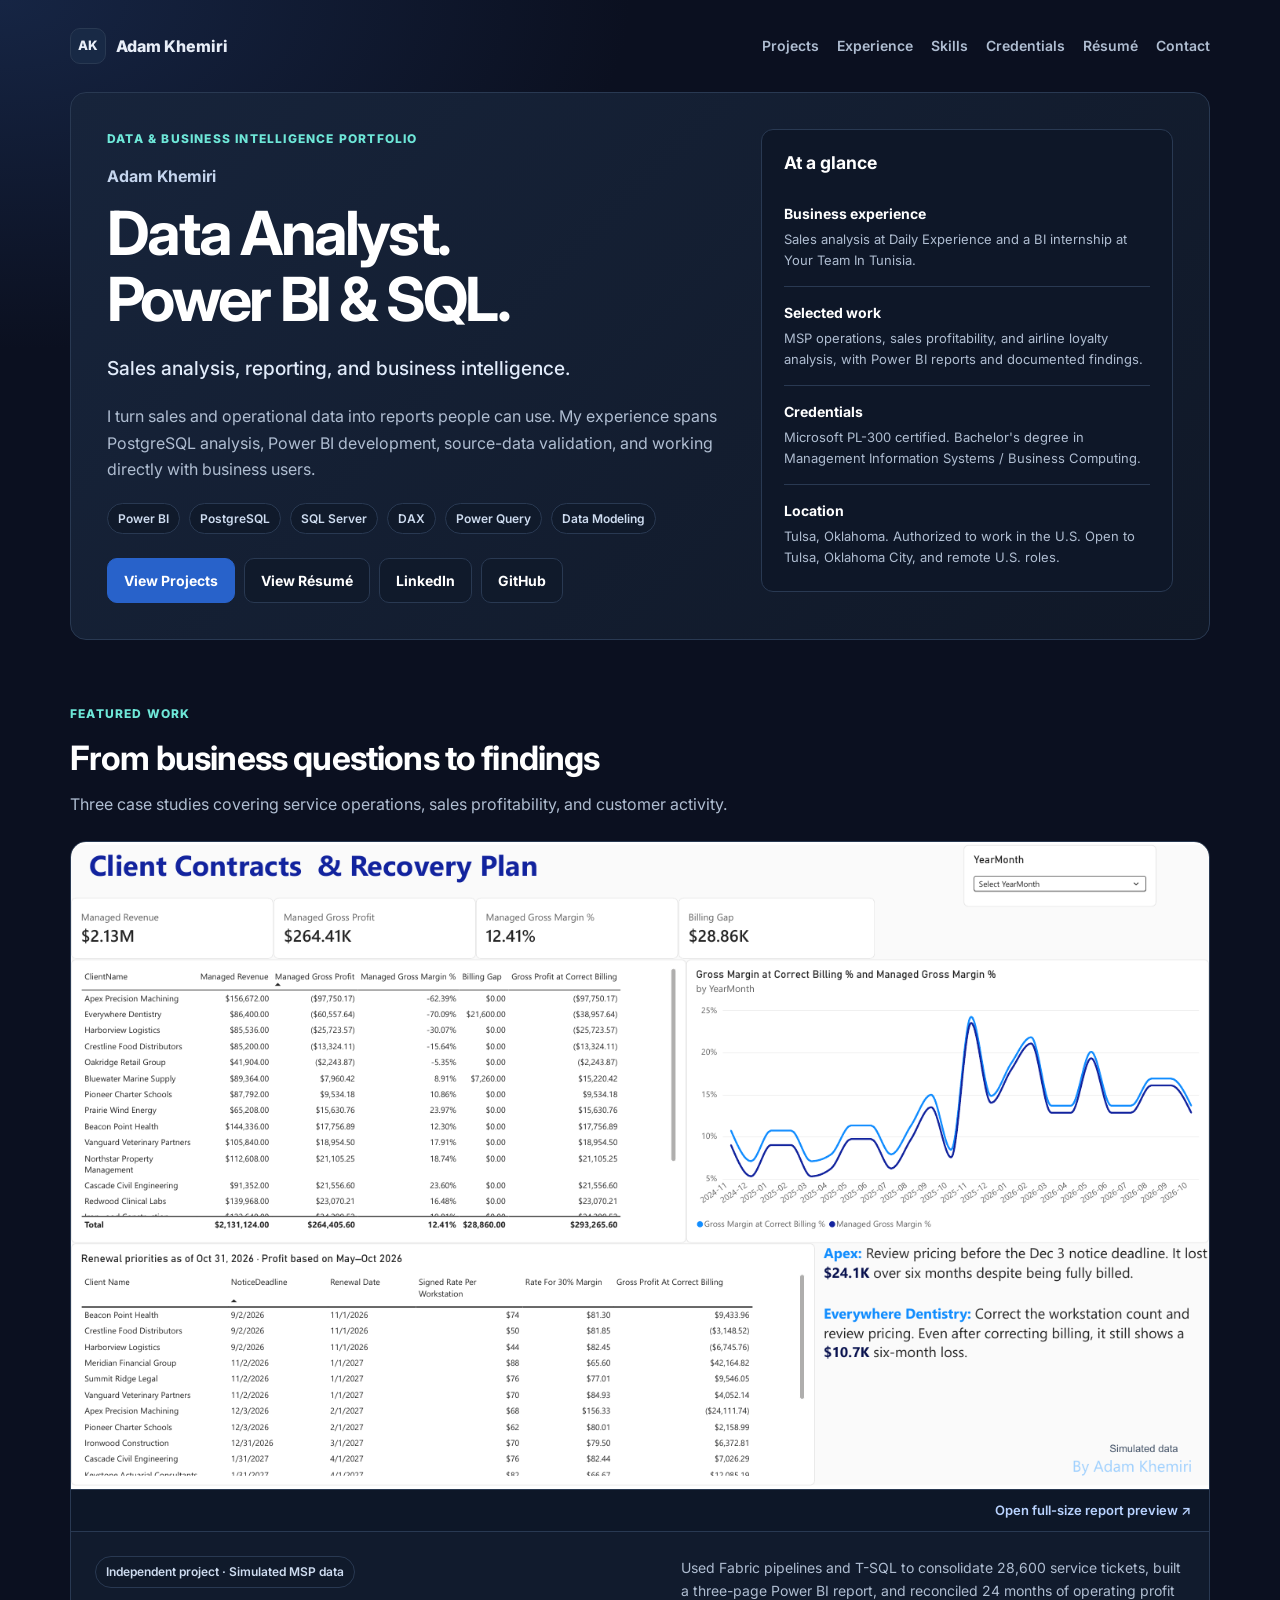
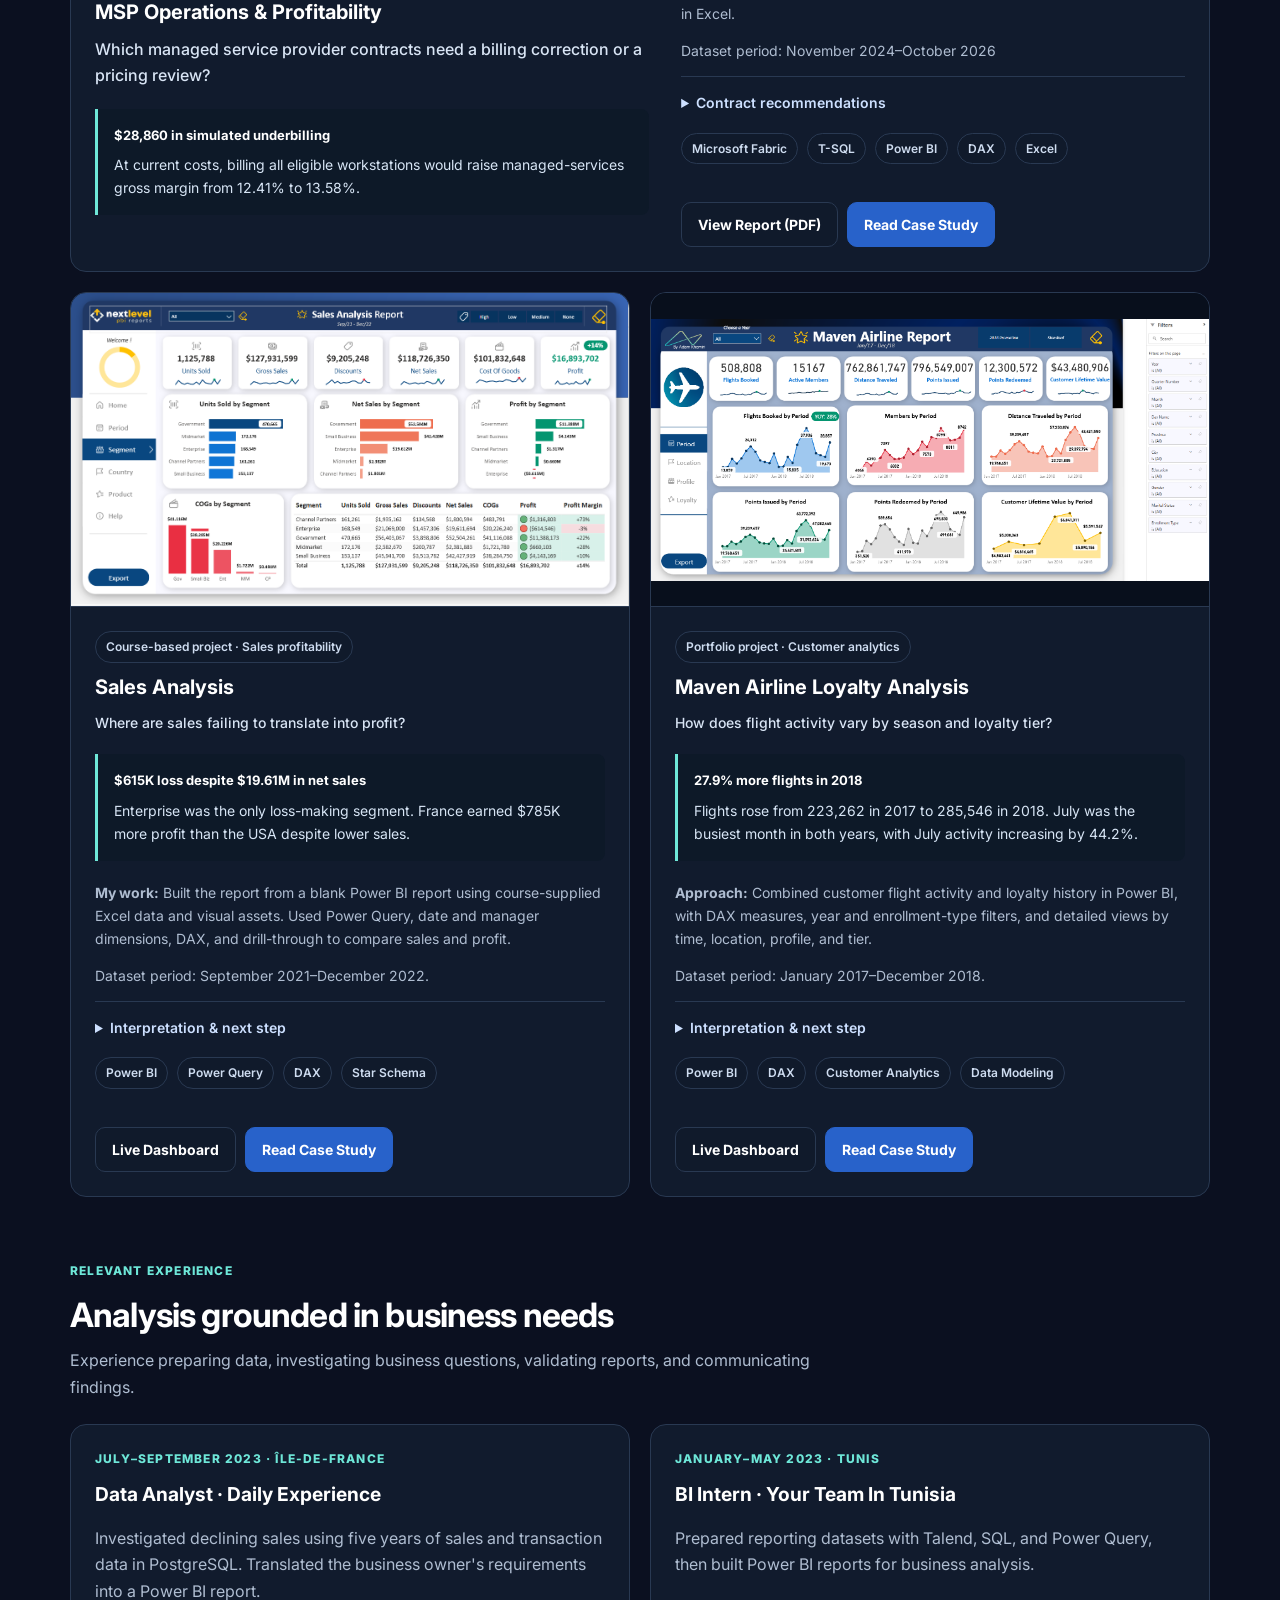
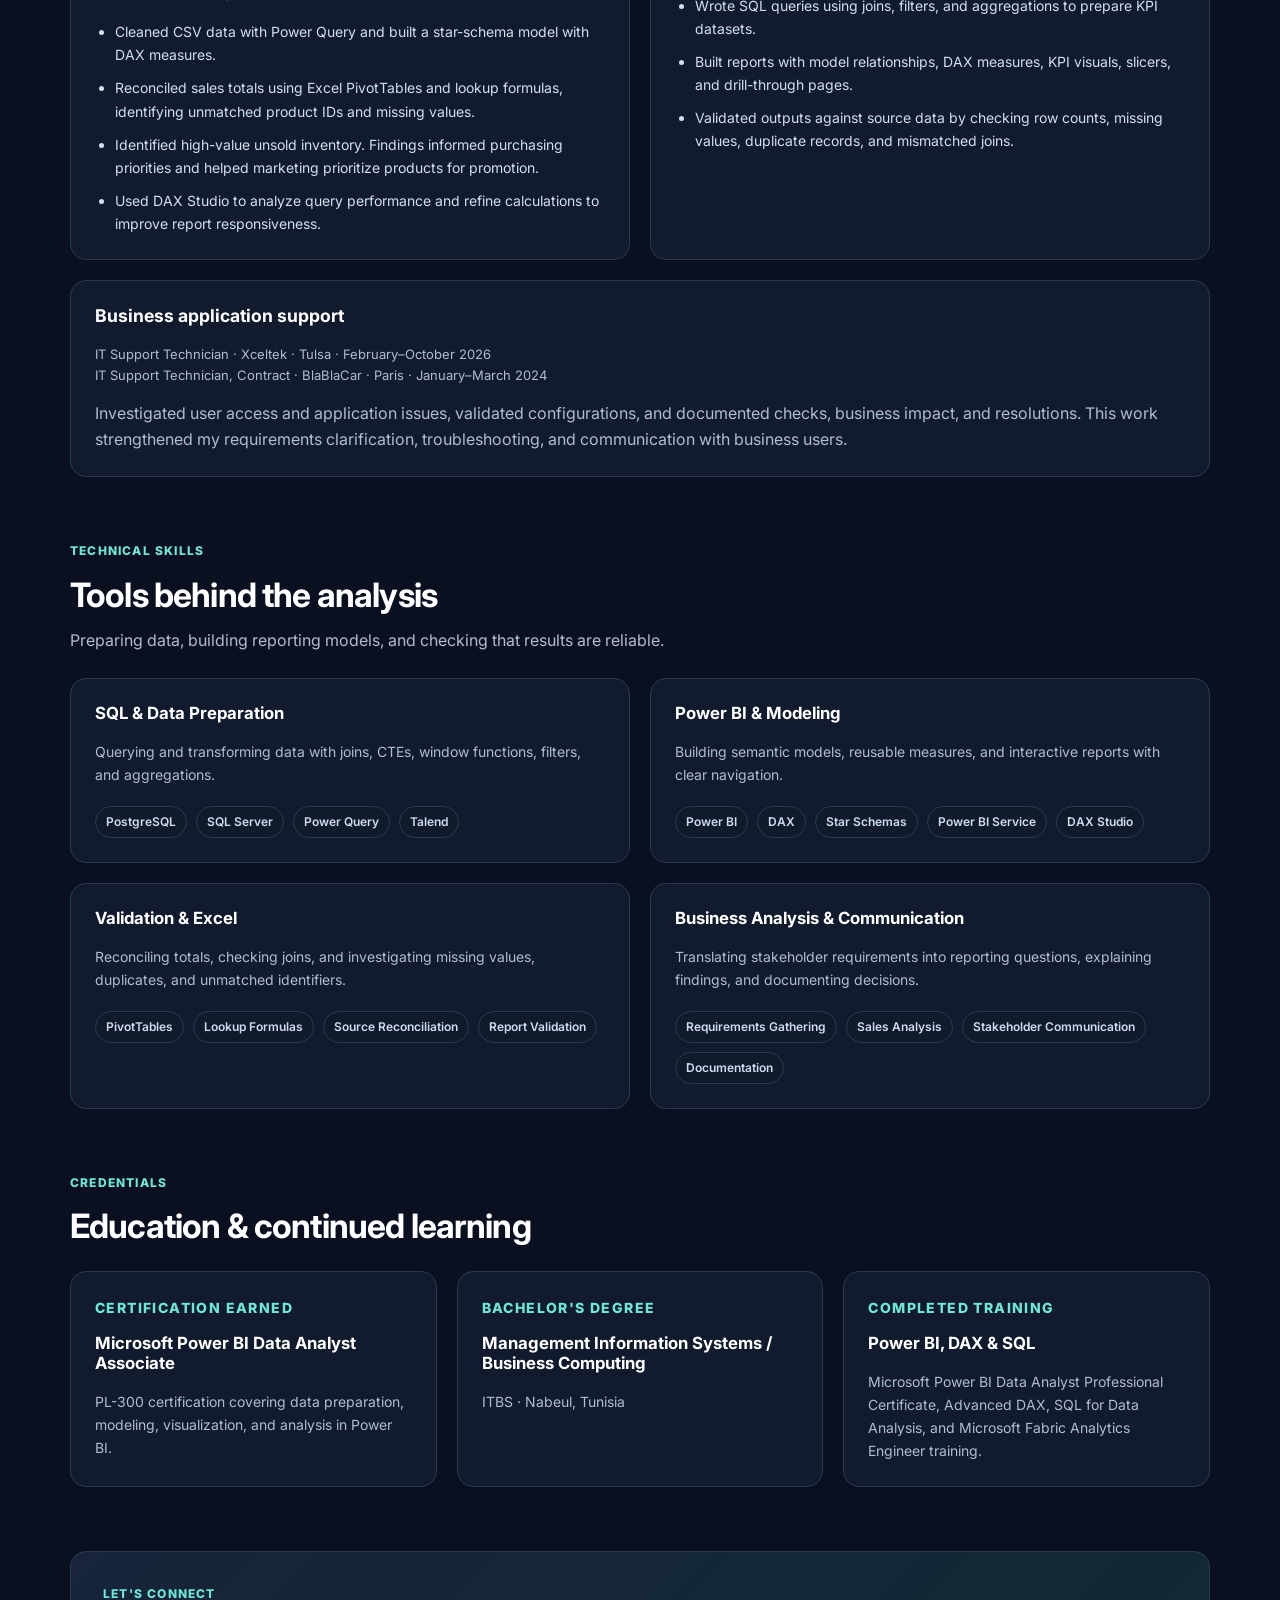
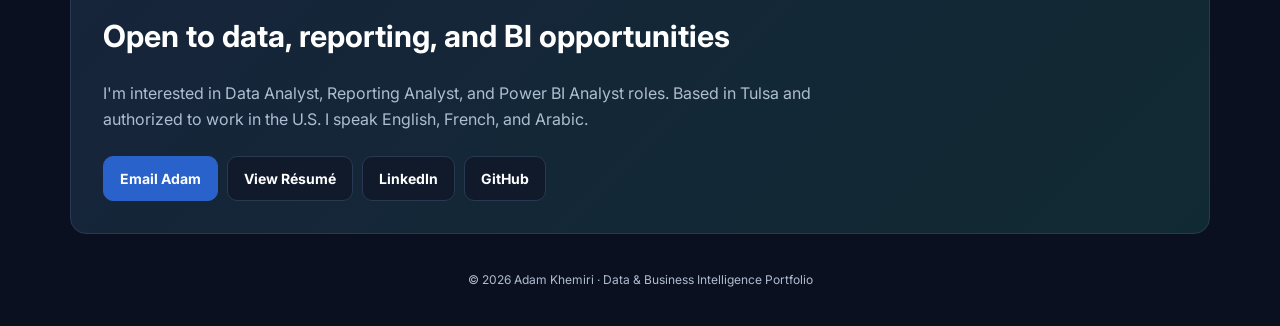
<file: index.html>
<!DOCTYPE html>
<html lang="en">
<head>
  <meta charset="UTF-8">
  <meta name="viewport" content="width=device-width, initial-scale=1">

  <title>Adam Khemiri | Data Analyst & Power BI Portfolio</title>
  <meta name="description" content="Adam Khemiri's data analyst portfolio featuring MSP operations, sales profitability, and airline loyalty projects built with Microsoft Fabric, Power BI, and SQL.">
  <meta name="author" content="Adam Khemiri">

  <meta property="og:title" content="Adam Khemiri | Data Analyst & Power BI Portfolio">
  <meta property="og:description" content="Explore my MSP operations, sales profitability, and airline loyalty case studies and Power BI reports.">
  <meta property="og:type" content="website">
  <meta property="og:url" content="https://adamkhemiri.github.io/">
  <meta property="og:image" content="https://adamkhemiri.github.io/img/sales-analysis.png">

  <link rel="preconnect" href="https://fonts.googleapis.com">
  <link rel="preconnect" href="https://fonts.gstatic.com" crossorigin>
  <link href="https://fonts.googleapis.com/css2?family=Inter:wght@400;500;600;700;800&display=swap" rel="stylesheet">

  <style>
    :root {
      color-scheme: dark;
      --bg: #0b1020;
      --surface: #111b2d;
      --text: #e8eef8;
      --muted: #afbdd1;
      --border: #293952;
      --blue: #2862ca;
      --accent: #6ee7d8;
      --radius: 16px;
    }

    * { box-sizing: border-box; }
    html { scroll-behavior: smooth; }
    body {
      margin: 0;
      background:
        radial-gradient(900px 500px at 0 0, #162544 0, transparent 70%),
        var(--bg);
      color: var(--text);
      font-family: Inter, system-ui, -apple-system, "Segoe UI", sans-serif;
      line-height: 1.65;
    }

    a { color: inherit; }
    img { display: block; max-width: 100%; }
    h1, h2, h3, p { margin-top: 0; }
    h1, h2, h3 { color: #fff; line-height: 1.2; }
    p { color: var(--muted); }
    section { margin-top: 64px; scroll-margin-top: 24px; }

    a:focus-visible, summary:focus-visible {
      outline: 3px solid var(--accent);
      outline-offset: 5px;
    }

    .wrap {
      width: min(1140px, calc(100% - 40px));
      margin: auto;
    }

    .skip-link {
      position: absolute;
      top: -100px;
      left: 16px;
      padding: 12px 18px;
      background: #fff;
      color: #111;
      z-index: 10;
    }
    .skip-link:focus { top: 12px; }

    nav {
      display: flex;
      align-items: center;
      justify-content: space-between;
      gap: 24px;
      padding: 28px 0;
    }
    .brand {
      display: flex;
      align-items: center;
      gap: 10px;
      font-weight: 800;
      text-decoration: none;
    }
    .brand-mark {
      display: grid;
      place-items: center;
      width: 36px;
      height: 36px;
      border: 1px solid var(--border);
      border-radius: 10px;
      background: #182945;
      font-size: 13px;
    }
    .nav-links {
      display: flex;
      flex-wrap: wrap;
      gap: 18px;
    }
    .nav-links a {
      color: var(--muted);
      text-decoration: none;
      font-size: 14px;
      font-weight: 600;
    }
    .nav-links a:hover { color: #fff; }

    .card {
      border: 1px solid var(--border);
      border-radius: var(--radius);
      background: var(--surface);
    }
    .hero {
      display: grid;
      grid-template-columns: minmax(0, 1.5fr) minmax(280px, 1fr);
      align-items: start;
      gap: 36px;
      padding: 36px;
      background: linear-gradient(135deg, #17243b, #101827);
    }
    .eyebrow {
      margin-bottom: 14px;
      color: var(--accent);
      font-size: 12px;
      font-weight: 800;
      letter-spacing: .1em;
      text-transform: uppercase;
    }
    .name {
      margin-bottom: 12px;
      color: #c4d4ed;
      font-weight: 700;
    }
    h1 {
      margin-bottom: 20px;
      font-size: clamp(2.4rem, 5vw, 3.8rem);
      letter-spacing: -.045em;
      line-height: 1.08;
    }
    .role {
      color: #e1ebfa;
      font-size: 1.2rem;
      font-weight: 500;
    }
    .hero-copy { max-width: 640px; }

    .tags, .actions {
      display: flex;
      flex-wrap: wrap;
      gap: 9px;
    }
    .tags {
      margin: 20px 0;
      padding: 0;
      list-style: none;
    }
    .tag {
      display: inline-block;
      padding: 5px 10px;
      border: 1px solid var(--border);
      border-radius: 999px;
      color: #cedcf0;
      background: #101a2b;
      font-size: 12px;
      font-weight: 600;
    }
    .actions { margin-top: 24px; }
    .button {
      display: inline-flex;
      align-items: center;
      justify-content: center;
      min-height: 44px;
      padding: 10px 16px;
      border: 1px solid var(--border);
      border-radius: 10px;
      background: #101a2b;
      color: #fff;
      font-size: 14px;
      font-weight: 700;
      text-decoration: none;
    }
    .button:hover { background: #203553; }
    .button.primary {
      border-color: var(--blue);
      background: var(--blue);
    }
    .button.primary:hover { background: #1e50aa; }

    .snapshot {
      padding: 22px;
      border: 1px solid var(--border);
      border-radius: 12px;
      background: #0e1728;
    }
    .snapshot h2 { font-size: 1.1rem; }
    .snapshot dl { margin: 0; }
    .snapshot dl > div {
      padding: 14px 0;
      border-bottom: 1px solid var(--border);
    }
    .snapshot dl > div:last-child {
      padding-bottom: 0;
      border-bottom: 0;
    }
    .snapshot dt {
      margin-bottom: 4px;
      color: #fff;
      font-size: 14px;
      font-weight: 700;
    }
    .snapshot dd {
      margin: 0;
      color: var(--muted);
      font-size: 13px;
    }

    .section-heading { margin-bottom: 24px; }
    .section-heading h2 {
      margin-bottom: 12px;
      font-size: clamp(1.6rem, 3vw, 2.1rem);
      letter-spacing: -.025em;
    }
    .section-heading p:last-child {
      max-width: 800px;
      margin-bottom: 0;
    }

    .grid {
      display: grid;
      grid-template-columns: repeat(2, minmax(0, 1fr));
      gap: 20px;
    }
    .project {
      display: flex;
      flex-direction: column;
      overflow: hidden;
    }
    .project-featured { grid-column: 1 / -1; }
    .project-image {
      aspect-ratio: 16 / 9;
      border-bottom: 1px solid var(--border);
      background: #080f1c;
    }
    .project-image a { display:block; height:100%; }
    .project-image img {
      width: 100%;
      height: 100%;
      object-fit: contain;
    }
    .project-body {
      display: flex;
      flex: 1;
      flex-direction: column;
      align-items: flex-start;
      padding: 24px;
    }
    .project h3 {
      margin: 12px 0;
      font-size: 1.25rem;
    }
    .question {
      margin-bottom: 20px;
      color: #d9e5f5;
      font-weight: 500;
    }
    .finding {
      width: 100%;
      margin-bottom: 20px;
      padding: 16px;
      border-left: 3px solid var(--accent);
      border-radius: 0 8px 8px 0;
      background: #0d1928;
    }
    .finding strong {
      display: block;
      margin-bottom: 7px;
      color: #fff;
      font-size: 13px;
    }
    .finding p {
      margin: 0;
      color: #d7e5f5;
      font-size: 14px;
    }
    .project-body > p { font-size: 14px; }
    .project-body .actions {
      margin-top: auto;
      padding-top: 20px;
    }
    .project-body .tags { margin: 18px 0; }
    .project-featured .project-image { aspect-ratio: auto; }
    .project-featured .project-image a {
      height: auto;
      text-decoration: none;
    }
    .project-featured .project-image a:focus-visible { outline-offset: -4px; }
    .project-featured .project-image img { height: auto; }
    .preview-caption {
      display: block;
      padding: 10px 18px;
      border-top: 1px solid var(--border);
      color: #b9d3ff;
      background: #0d1728;
      font-size: 13px;
      font-weight: 600;
      text-align: right;
    }
    .project-image a:hover .preview-caption { color: #fff; }
    .project-featured .project-body { gap: 24px; }
    .project-summary, .project-evidence { width: 100%; min-width: 0; }
    .project-summary .finding { margin-bottom: 0; }
    .project-evidence {
      display: flex;
      flex-direction: column;
      align-items: flex-start;
      height: 100%;
    }
    .project-evidence > p { font-size: 14px; }
    @media (min-width: 900px) {
      .project-featured .project-body {
        display: grid;
        grid-template-columns: minmax(0, 1.1fr) minmax(0, 1fr);
        gap: 32px;
        align-items: start;
      }
    }
    .small {
      color: var(--muted);
      font-size: 13px;
    }

    details {
      width: 100%;
      padding-top: 14px;
      border-top: 1px solid var(--border);
    }
    summary {
      cursor: pointer;
      color: #cde0ff;
      font-size: 14px;
      font-weight: 600;
    }
    details p {
      margin: 12px 0 0;
      font-size: 14px;
    }

    .experience-card, .skill-card, .credential {
      padding: 24px;
    }
    .experience-card h3 { font-size: 1.2rem; }
    .experience-card ul {
      margin: 0;
      padding-left: 20px;
      color: #d3def0;
      font-size: 14px;
    }
    .experience-card li + li { margin-top: 10px; }
    .support {
      margin-top: 20px;
      padding: 24px;
    }
    .support h3 { font-size: 1.1rem; }
    .support p:last-child { margin-bottom: 0; }

    .skill-card h3, .credential h3 {
      font-size: 1.05rem;
    }
    .skill-card p, .credential p { font-size: 14px; }
    .skill-card .tags { margin-bottom: 0; }

    .credentials-grid {
      display: grid;
      grid-template-columns: repeat(3, minmax(0, 1fr));
      gap: 20px;
    }
    .credential p:last-child { margin-bottom: 0; }

    .contact {
      padding: 32px;
      background: linear-gradient(135deg, #17243b, #102a32);
    }
    .contact h2 { font-size: 1.9rem; }
    .contact p { max-width: 760px; }
    footer {
      padding: 36px 0;
      color: var(--muted);
      font-size: 12px;
      text-align: center;
    }

    @media (max-width: 950px) {
      .hero { grid-template-columns: 1fr; }
      .snapshot dl {
        display: grid;
        grid-template-columns: repeat(2, minmax(0, 1fr));
        gap: 18px;
      }
      .snapshot dl > div {
        border: 0;
        padding: 0;
      }
      .credentials-grid { grid-template-columns: 1fr; }
    }

    @media (max-width: 700px) {
      .wrap { width: calc(100% - 28px); }
      nav {
        align-items: flex-start;
        flex-direction: column;
        gap: 18px;
      }
      .nav-links { gap: 12px 18px; }
      .hero { padding: 24px; gap: 28px; }
      .grid { grid-template-columns: 1fr; }
      .snapshot dl { grid-template-columns: 1fr; }
      .project-body, .experience-card, .skill-card,
      .credential, .support, .contact { padding: 22px; }
      section { margin-top: 44px; }
      .hero .actions .button { flex: 1 1 160px; }
      .project-featured .actions { width: 100%; }
      .project-featured .actions .button { flex: 1 1 150px; }
    }

    @media (prefers-reduced-motion: reduce) {
      html { scroll-behavior: auto; }
    }
  </style>
</head>

<body>
  <a class="skip-link" href="#main">Skip to main content</a>

  <div class="wrap">
    <nav aria-label="Primary navigation">
      <a class="brand" href="#top">
        <span class="brand-mark" aria-hidden="true">AK</span>
        <span>Adam Khemiri</span>
      </a>

      <div class="nav-links">
        <a href="#projects">Projects</a>
        <a href="#experience">Experience</a>
        <a href="#skills">Skills</a>
        <a href="#credentials">Credentials</a>
        <a href="assets/Adam-Khemiri_Resume-Data-Analyst.pdf" target="_blank" rel="noopener noreferrer">Résumé</a>
        <a href="#contact">Contact</a>
      </div>
    </nav>

    <header id="top" class="hero card">
      <div>
        <p class="eyebrow">Data &amp; Business Intelligence Portfolio</p>
        <p class="name">Adam Khemiri</p>

        <h1>Data Analyst.<br>Power BI &amp; SQL.</h1>

        <p class="role">Sales analysis, reporting, and business intelligence.</p>

        <p class="hero-copy">
          I turn sales and operational data into reports people can use.
          My experience spans PostgreSQL analysis, Power BI development,
          source-data validation, and working directly with business users.
        </p>

        <ul class="tags" aria-label="Core skills">
          <li class="tag">Power BI</li>
          <li class="tag">PostgreSQL</li>
          <li class="tag">SQL Server</li>
          <li class="tag">DAX</li>
          <li class="tag">Power Query</li>
          <li class="tag">Data Modeling</li>
        </ul>

        <div class="actions">
          <a class="button primary" href="#projects">View Projects</a>
          <a class="button" href="assets/Adam-Khemiri_Resume-Data-Analyst.pdf" target="_blank" rel="noopener noreferrer">View Résumé</a>
          <a class="button" href="https://www.linkedin.com/in/adam-khemiri/" target="_blank" rel="noopener noreferrer">LinkedIn</a>
          <a class="button" href="https://github.com/AdamKhemiri" target="_blank" rel="noopener noreferrer">GitHub</a>
        </div>
      </div>

      <aside class="snapshot" aria-labelledby="snapshot-title">
        <h2 id="snapshot-title">At a glance</h2>
        <dl>
          <div>
            <dt>Business experience</dt>
            <dd>Sales analysis at Daily Experience and a BI internship at Your Team In Tunisia.</dd>
          </div>
          <div>
            <dt>Selected work</dt>
            <dd>MSP operations, sales profitability, and airline loyalty analysis, with Power BI reports and documented findings.</dd>
          </div>
          <div>
            <dt>Credentials</dt>
            <dd>Microsoft PL-300 certified. Bachelor's degree in Management Information Systems / Business Computing.</dd>
          </div>
          <div>
            <dt>Location</dt>
            <dd>Tulsa, Oklahoma. Authorized to work in the U.S. Open to Tulsa, Oklahoma City, and remote U.S. roles.</dd>
          </div>
        </dl>
      </aside>
    </header>

    <main id="main">
      <section id="projects" aria-labelledby="projects-title">
        <div class="section-heading">
          <p class="eyebrow">Featured work</p>
          <h2 id="projects-title">From business questions to findings</h2>
          <p>
            Three case studies covering service operations, sales profitability, and customer activity.
          </p>
        </div>

        <div class="grid">
          <article class="project project-featured card" id="msp-operations">
            <div class="project-image">
              <a href="projects/msp-operations/contract-recovery.png"
                 target="_blank" rel="noopener noreferrer" aria-label="Open full-size contract recovery report preview">
                <img src="projects/msp-operations/contract-recovery.png"
                     alt="Power BI contract recovery report showing a $28,860 billing gap and a 12.41% managed services gross margin"
                     width="1450" height="824"
                     loading="lazy" decoding="async">
                <span class="preview-caption">Open full-size report preview <span aria-hidden="true">↗</span></span>
              </a>
            </div>

            <div class="project-body">
              <div class="project-summary">
              <span class="tag">Independent project · Simulated MSP data</span>
              <h3>MSP Operations &amp; Profitability</h3>
              <p class="question">Which managed service provider contracts need a billing correction or a pricing review?</p>

              <div class="finding">
                <strong>$28,860 in simulated underbilling</strong>
                <p>At current costs, billing all eligible workstations would raise managed-services gross margin from 12.41% to 13.58%.</p>
              </div>
              </div>

              <div class="project-evidence">
              <p>Used Fabric pipelines and T-SQL to consolidate 28,600 service tickets, built a three-page Power BI report, and reconciled 24 months of operating profit in Excel.</p>
              <p class="small">Dataset period: November 2024–October 2026</p>

              <details>
                <summary>Contract recommendations</summary>
                <p>Correct Everywhere Dentistry’s workstation count and review its renewal rate. Review Apex’s pricing before its notice deadline. The account lost $24,111.74 over six months despite being fully billed.</p>
              </details>

              <ul class="tags" aria-label="MSP project tools">
                <li class="tag">Microsoft Fabric</li>
                <li class="tag">T-SQL</li>
                <li class="tag">Power BI</li>
                <li class="tag">DAX</li>
                <li class="tag">Excel</li>
              </ul>

              <div class="actions">
                <a class="button" href="projects/msp-operations/report/MSP%20Operations%20%26%20Profitability.pdf"
                   target="_blank" rel="noopener noreferrer">View Report (PDF)</a>
                <a class="button primary" href="projects/msp-operations/index.html">Read Case Study</a>
              </div>
              </div>
            </div>
          </article>

          <article class="project card">
            <div class="project-image">
              <a href="img/sales-analysis.png" target="_blank" rel="noopener noreferrer" aria-label="Open full-size Sales report screenshot"><img src="img/sales-analysis.png"
                   alt="Sales segment comparison showing Enterprise’s loss alongside four profitable segments"
                   loading="lazy"
                   decoding="async"></a>
            </div>

            <div class="project-body">
              <span class="tag">Course-based project · Sales profitability</span>
              <h3>Sales Analysis</h3>
              <p class="question">Where are sales failing to translate into profit?</p>

              <div class="finding"><strong>$615K loss despite $19.61M in net sales</strong><p>Enterprise was the only loss-making segment. France earned $785K more profit than the USA despite lower sales.</p></div>

              <p><strong>My work:</strong> Built the report from a blank Power BI report using course-supplied Excel data and visual assets. Used Power Query, date and manager dimensions, DAX, and drill-through to compare sales and profit.</p>

              <p class="small">
                Dataset period: September 2021–December 2022.
              </p>

              <details>
                <summary>Interpretation &amp; next step</summary><p>Investigate Enterprise’s product mix, prices, discounts, and cost of goods before changing pricing. Profit here means net sales minus cost of goods. The case study includes the supporting comparisons and validation notes.</p>
              </details>

              <ul class="tags" aria-label="Sales project tools">
                <li class="tag">Power BI</li>
                <li class="tag">Power Query</li>
                <li class="tag">DAX</li>
                <li class="tag">Star Schema</li>
              </ul>

              <div class="actions">
                <a class="button"
                   href="https://app.powerbi.com/view?r=eyJrIjoiY2YyNjkxMWYtMmEzNS00MTUzLWFhZDctNTQ2MmM4MTI1MzE0IiwidCI6ImIyZDQ1OTA3LTUwOWItNDQ5Ni05YmQzLTVhNjBjN2YwZjM4MCIsImMiOjN9"
                   target="_blank" rel="noopener noreferrer">Live Dashboard</a>
                <a class="button primary"
                   href="https://github.com/AdamKhemiri/Sales-Analysis-pbi"
                   target="_blank" rel="noopener noreferrer">Read Case Study</a>
              </div>
            </div>
          </article>

          <article class="project card">
            <div class="project-image">
              <a href="img/maven-airline.png" target="_blank" rel="noopener noreferrer" aria-label="Open full-size Airline report screenshot"><img src="img/maven-airline.png"
                   alt="Maven Airline loyalty analysis Power BI report preview"
                   loading="lazy"
                   decoding="async"></a>
            </div>

            <div class="project-body">
              <span class="tag">Portfolio project · Customer analytics</span>
              <h3>Maven Airline Loyalty Analysis</h3>
              <p class="question">How does flight activity vary by season and loyalty tier?</p>

              <div class="finding"><strong>27.9% more flights in 2018</strong><p>Flights rose from 223,262 in 2017 to 285,546 in 2018. July was the busiest month in both years, with July activity increasing by 44.2%.</p></div>

              <p><strong>Approach:</strong> Combined customer flight activity and loyalty history in Power BI, with DAX measures, year and enrollment-type filters, and detailed views by time, location, profile, and tier.</p>

              <p class="small">
                Dataset period: January 2017–December 2018.
              </p>

              <details>
                <summary>Interpretation &amp; next step</summary><p>Examine the customer groups behind the summer peak to inform seasonal loyalty communications. Growth is calculated from annual totals; it does not establish promotion impact. Tier reconciliation and membership definitions are documented in the case study.</p>
              </details>

              <ul class="tags" aria-label="Airline project tools">
                <li class="tag">Power BI</li>
                <li class="tag">DAX</li>
                <li class="tag">Customer Analytics</li>
                <li class="tag">Data Modeling</li>
              </ul>

              <div class="actions">
                <a class="button"
                   href="https://app.powerbi.com/view?r=eyJrIjoiMmVlM2ZlNTctYjU4MS00OTAxLTg4MmUtYWNkNjg1Y2Q3MGYzIiwidCI6ImIyZDQ1OTA3LTUwOWItNDQ5Ni05YmQzLTVhNjBjN2YwZjM4MCIsImMiOjN9"
                   target="_blank" rel="noopener noreferrer">Live Dashboard</a>
                <a class="button primary"
                   href="https://github.com/AdamKhemiri/Maven-Airline-Analysis-pbi"
                   target="_blank" rel="noopener noreferrer">Read Case Study</a>
              </div>
            </div>
          </article>
        </div>
      </section>

      <section id="experience" aria-labelledby="experience-title">
        <div class="section-heading">
          <p class="eyebrow">Relevant experience</p>
          <h2 id="experience-title">Analysis grounded in business needs</h2>
          <p>
            Experience preparing data, investigating business questions,
            validating reports, and communicating findings.
          </p>
        </div>

        <div class="grid">
          <article class="experience-card card">
            <p class="eyebrow">July–September 2023 · Île-de-France</p>
            <h3>Data Analyst · Daily Experience</h3>

            <p>
              Investigated declining sales using five years of sales and
              transaction data in PostgreSQL. Translated the business owner's
              requirements into a Power BI report.
            </p>

            <ul>
              <li>Cleaned CSV data with Power Query and built a star-schema model with DAX measures.</li>
              <li>Reconciled sales totals using Excel PivotTables and lookup formulas, identifying unmatched product IDs and missing values.</li>
              <li>Identified high-value unsold inventory. Findings informed purchasing priorities and helped marketing prioritize products for promotion.</li>
              <li>Used DAX Studio to analyze query performance and refine calculations to improve report responsiveness.</li>
            </ul>
          </article>

          <article class="experience-card card">
            <p class="eyebrow">January–May 2023 · Tunis</p>
            <h3>BI Intern · Your Team In Tunisia</h3>

            <p>
              Prepared reporting datasets with Talend, SQL, and Power Query,
              then built Power BI reports for business analysis.
            </p>

            <ul>
              <li>Wrote SQL queries using joins, filters, and aggregations to prepare KPI datasets.</li>
              <li>Built reports with model relationships, DAX measures, KPI visuals, slicers, and drill-through pages.</li>
              <li>Validated outputs against source data by checking row counts, missing values, duplicate records, and mismatched joins.</li>
            </ul>
          </article>
        </div>

        <article class="support card">
          <h3>Business application support</h3>
          <p class="small">
            IT Support Technician · Xceltek · Tulsa · February–October 2026<br>
            IT Support Technician, Contract · BlaBlaCar · Paris · January–March 2024
          </p>
          <p>
            Investigated user access and application issues, validated configurations,
            and documented checks, business impact, and resolutions. This work
            strengthened my requirements clarification, troubleshooting, and
            communication with business users.
          </p>
        </article>
      </section>

      <section id="skills" aria-labelledby="skills-title">
        <div class="section-heading">
          <p class="eyebrow">Technical skills</p>
          <h2 id="skills-title">Tools behind the analysis</h2>
          <p>
            Preparing data, building reporting models, and checking that
            results are reliable.
          </p>
        </div>

        <div class="grid">
          <article class="skill-card card">
            <h3>SQL &amp; Data Preparation</h3>
            <p>
              Querying and transforming data with joins, CTEs, window functions,
              filters, and aggregations.
            </p>
            <ul class="tags">
              <li class="tag">PostgreSQL</li>
              <li class="tag">SQL Server</li>
              <li class="tag">Power Query</li>
              <li class="tag">Talend</li>
            </ul>
          </article>

          <article class="skill-card card">
            <h3>Power BI &amp; Modeling</h3>
            <p>
              Building semantic models, reusable measures, and interactive
              reports with clear navigation.
            </p>
            <ul class="tags">
              <li class="tag">Power BI</li>
              <li class="tag">DAX</li>
              <li class="tag">Star Schemas</li>
              <li class="tag">Power BI Service</li>
              <li class="tag">DAX Studio</li>
            </ul>
          </article>

          <article class="skill-card card">
            <h3>Validation &amp; Excel</h3>
            <p>
              Reconciling totals, checking joins, and investigating missing
              values, duplicates, and unmatched identifiers.
            </p>
            <ul class="tags">
              <li class="tag">PivotTables</li>
              <li class="tag">Lookup Formulas</li>
              <li class="tag">Source Reconciliation</li>
              <li class="tag">Report Validation</li>
            </ul>
          </article>

          <article class="skill-card card">
            <h3>Business Analysis &amp; Communication</h3>
            <p>
              Translating stakeholder requirements into reporting questions,
              explaining findings, and documenting decisions.
            </p>
            <ul class="tags">
              <li class="tag">Requirements Gathering</li>
              <li class="tag">Sales Analysis</li>
              <li class="tag">Stakeholder Communication</li>
              <li class="tag">Documentation</li>
            </ul>
          </article>
        </div>
      </section>

      <section id="credentials" aria-labelledby="credentials-title">
        <div class="section-heading">
          <p class="eyebrow">Credentials</p>
          <h2 id="credentials-title">Education &amp; continued learning</h2>
        </div>

        <div class="credentials-grid">
          <article class="credential card">
            <p class="eyebrow">Certification earned</p>
            <h3>Microsoft Power BI Data Analyst Associate</h3>
            <p>PL-300 certification covering data preparation, modeling, visualization, and analysis in Power BI.</p>
          </article>

          <article class="credential card">
            <p class="eyebrow">Bachelor's degree</p>
            <h3>Management Information Systems / Business Computing</h3>
            <p>ITBS · Nabeul, Tunisia</p>
          </article>

          <article class="credential card">
            <p class="eyebrow">Completed training</p>
            <h3>Power BI, DAX &amp; SQL</h3>
            <p>
              Microsoft Power BI Data Analyst Professional Certificate,
              Advanced DAX, SQL for Data Analysis, and Microsoft Fabric
              Analytics Engineer training.
            </p>
          </article>
        </div>
      </section>

      <section id="contact" aria-labelledby="contact-title">
        <div class="contact card">
          <p class="eyebrow">Let's connect</p>
          <h2 id="contact-title">Open to data, reporting, and BI opportunities</h2>
          <p>
            I'm interested in Data Analyst, Reporting Analyst, and Power BI
            Analyst roles. Based in Tulsa and authorized to work in the U.S.
            I speak English, French, and Arabic.
          </p>

          <div class="actions">
            <a class="button primary" href="mailto:adamkhemiripro@gmail.com">Email Adam</a>
            <a class="button" href="assets/Adam-Khemiri_Resume-Data-Analyst.pdf" target="_blank" rel="noopener noreferrer">View Résumé</a>
            <a class="button" href="https://www.linkedin.com/in/adam-khemiri/" target="_blank" rel="noopener noreferrer">LinkedIn</a>
            <a class="button" href="https://github.com/AdamKhemiri" target="_blank" rel="noopener noreferrer">GitHub</a>
          </div>
        </div>
      </section>
    </main>

    <footer>
      © <span id="year">2026</span> Adam Khemiri · Data &amp; Business Intelligence Portfolio
    </footer>
  </div>

  <script>
    document.getElementById("year").textContent = new Date().getFullYear();
  </script>
</body>
</html>
</file>
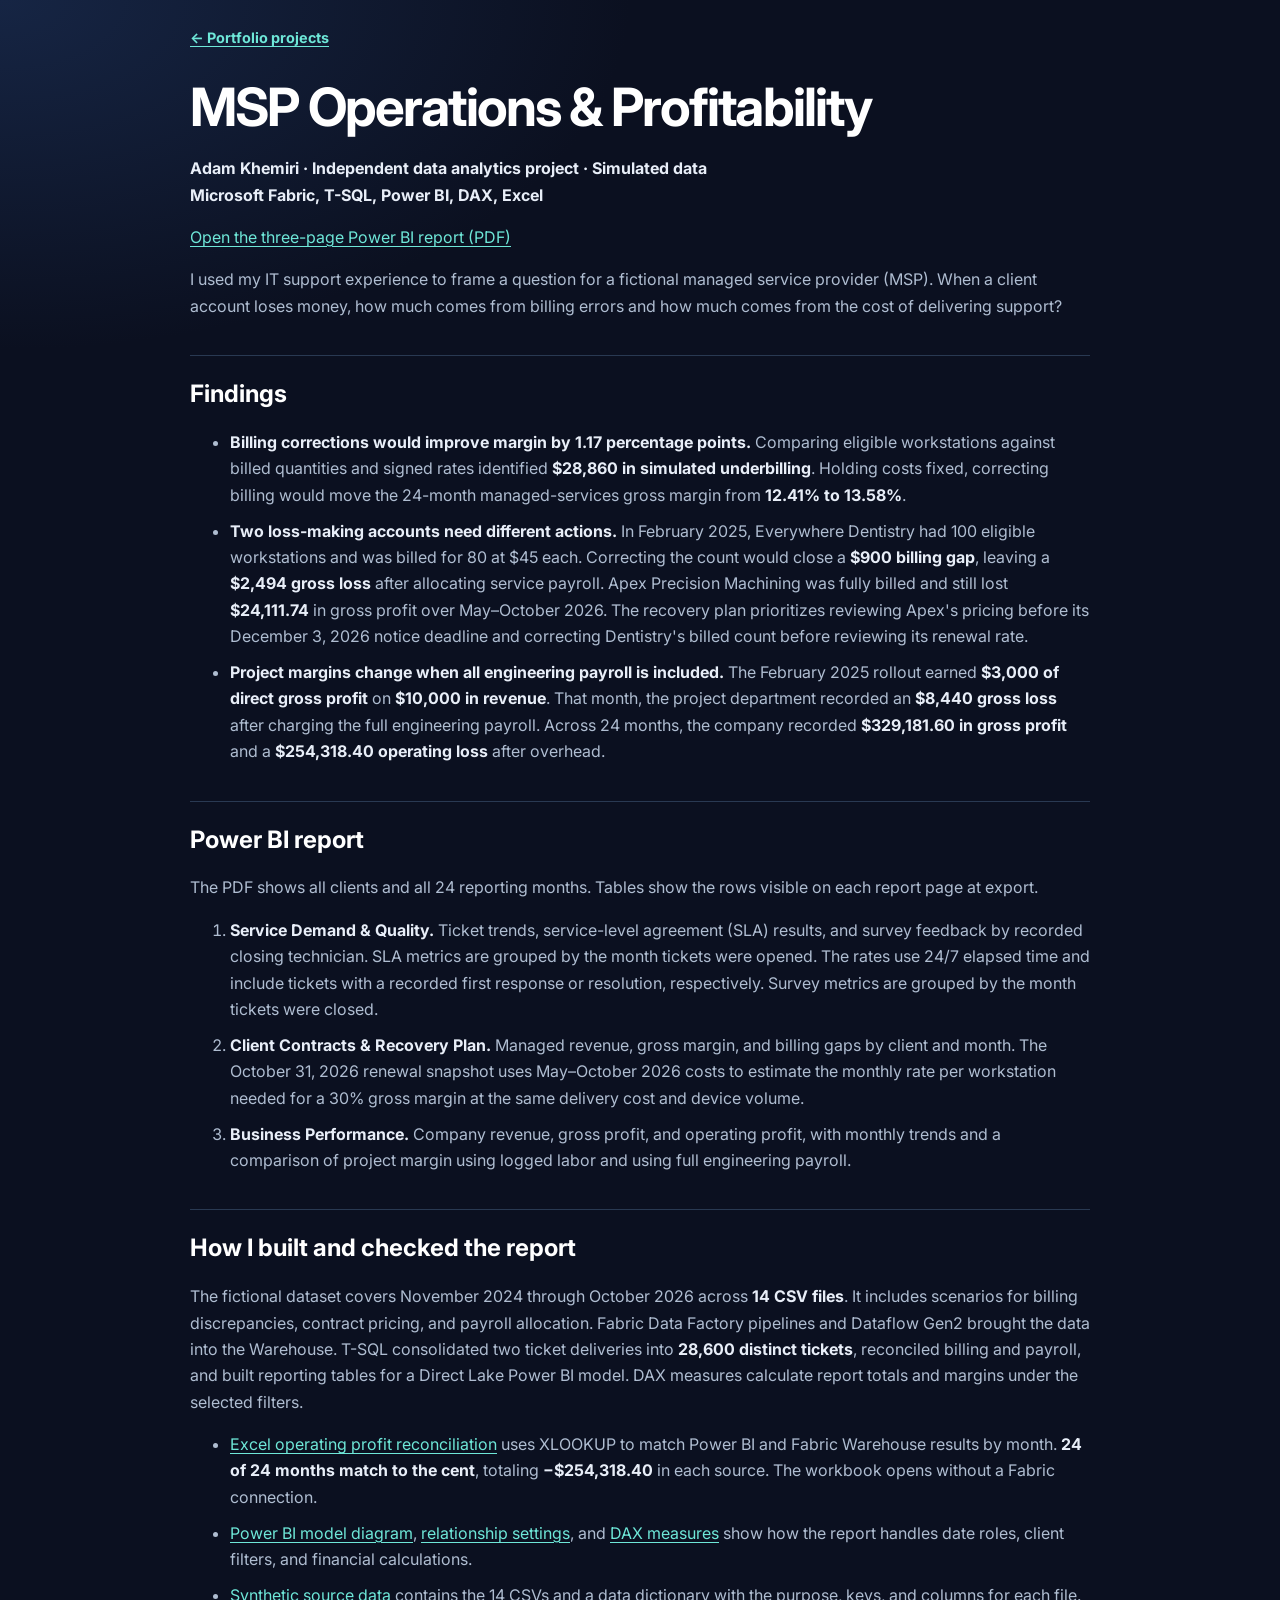
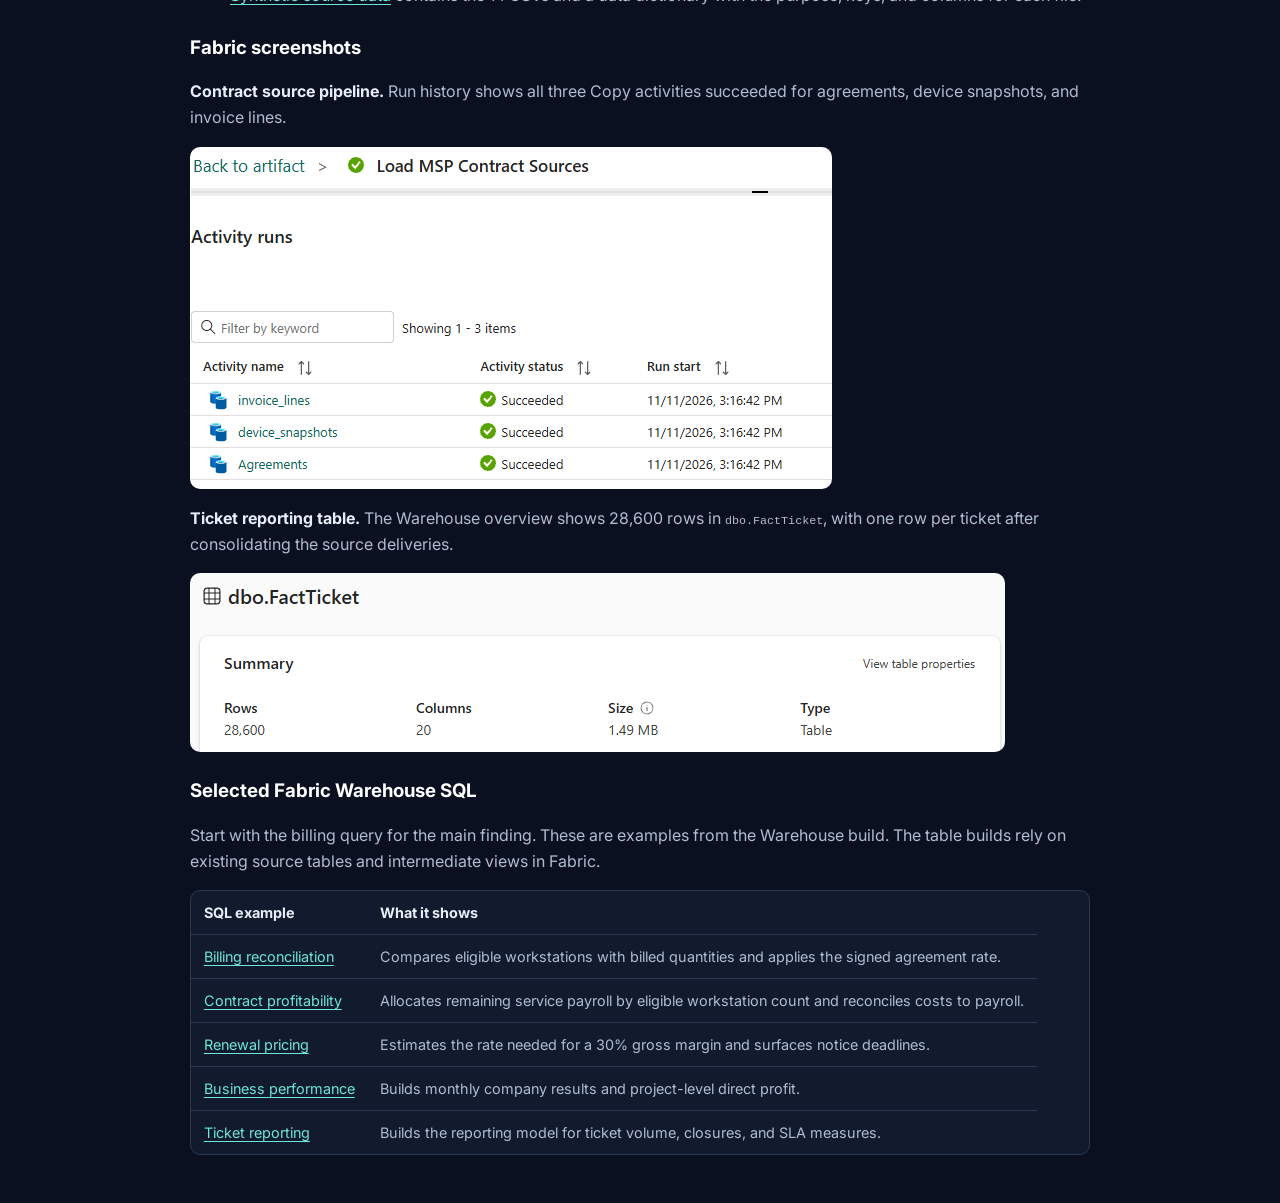
<file: projects/msp-operations/index.html>
<!DOCTYPE html>
<html lang="en">
<head>
  <meta charset="UTF-8">
  <meta name="viewport" content="width=device-width, initial-scale=1">
  <title>MSP Operations &amp; Profitability | Adam Khemiri</title>
  <link rel="preconnect" href="https://fonts.googleapis.com">
  <link rel="preconnect" href="https://fonts.gstatic.com" crossorigin>
  <link href="https://fonts.googleapis.com/css2?family=Inter:wght@400;500;600;700;800&display=swap" rel="stylesheet">
  <link rel="stylesheet" href="case-study.css">
</head>
<body>
  <nav aria-label="Portfolio">
    <a href="../../index.html#projects">← Portfolio projects</a>
  </nav>
  <main>
<h1>MSP Operations &amp; Profitability</h1>
<p><strong>Adam Khemiri · Independent data analytics project · Simulated data</strong><br><strong>Microsoft Fabric, T-SQL, Power BI, DAX, Excel</strong></p>
<p><a href="report/MSP%20Operations%20%26%20Profitability.pdf">Open the three-page Power BI report (PDF)</a></p>
<p>I used my IT support experience to frame a question for a fictional managed service provider (MSP). When a client account loses money, how much comes from billing errors and how much comes from the cost of delivering support?</p>
<h2>Findings</h2>
<ul>
<li><strong>Billing corrections would improve margin by 1.17 percentage points.</strong> Comparing eligible workstations against billed quantities and signed rates identified <strong>$28,860 in simulated underbilling</strong>. Holding costs fixed, correcting billing would move the 24-month managed-services gross margin from <strong>12.41% to 13.58%</strong>.</li>
<li><strong>Two loss-making accounts need different actions.</strong> In February 2025, Everywhere Dentistry had 100 eligible workstations and was billed for 80 at $45 each. Correcting the count would close a <strong>$900 billing gap</strong>, leaving a <strong>$2,494 gross loss</strong> after allocating service payroll. Apex Precision Machining was fully billed and still lost <strong>$24,111.74</strong> in gross profit over May–October 2026. The recovery plan prioritizes reviewing Apex&#39;s pricing before its December 3, 2026 notice deadline and correcting Dentistry&#39;s billed count before reviewing its renewal rate.</li>
<li><strong>Project margins change when all engineering payroll is included.</strong> The February 2025 rollout earned <strong>$3,000 of direct gross profit</strong> on <strong>$10,000 in revenue</strong>. That month, the project department recorded an <strong>$8,440 gross loss</strong> after charging the full engineering payroll. Across 24 months, the company recorded <strong>$329,181.60 in gross profit</strong> and a <strong>$254,318.40 operating loss</strong> after overhead.</li>
</ul>
<h2>Power BI report</h2>
<p>The PDF shows all clients and all 24 reporting months. Tables show the rows visible on each report page at export.</p>
<ol>
<li><strong>Service Demand &amp; Quality.</strong> Ticket trends, service-level agreement (SLA) results, and survey feedback by recorded closing technician. SLA metrics are grouped by the month tickets were opened. The rates use 24/7 elapsed time and include tickets with a recorded first response or resolution, respectively. Survey metrics are grouped by the month tickets were closed.</li>
<li><strong>Client Contracts &amp; Recovery Plan.</strong> Managed revenue, gross margin, and billing gaps by client and month. The October 31, 2026 renewal snapshot uses May–October 2026 costs to estimate the monthly rate per workstation needed for a 30% gross margin at the same delivery cost and device volume.</li>
<li><strong>Business Performance.</strong> Company revenue, gross profit, and operating profit, with monthly trends and a comparison of project margin using logged labor and using full engineering payroll.</li>
</ol>
<h2>How I built and checked the report</h2>
<p>The fictional dataset covers November 2024 through October 2026 across <strong>14 CSV files</strong>. It includes scenarios for billing discrepancies, contract pricing, and payroll allocation. Fabric Data Factory pipelines and Dataflow Gen2 brought the data into the Warehouse. T-SQL consolidated two ticket deliveries into <strong>28,600 distinct tickets</strong>, reconciled billing and payroll, and built reporting tables for a Direct Lake Power BI model. DAX measures calculate report totals and margins under the selected filters.</p>
<ul>
<li><a href="validation/MSP%20Operating%20Profit%20Reconciliation.xlsx">Excel operating profit reconciliation</a> uses XLOOKUP to match Power BI and Fabric Warehouse results by month. <strong>24 of 24 months match to the cent</strong>, totaling <strong>−$254,318.40</strong> in each source. The workbook opens without a Fabric connection.</li>
<li><a href="model/semantic-model.png">Power BI model diagram</a>, <a href="model/relationships.html">relationship settings</a>, and <a href="model/dax-measures.html">DAX measures</a> show how the report handles date roles, client filters, and financial calculations.</li>
<li><a href="data/msp-synthetic-source-data.zip">Synthetic source data</a> contains the 14 CSVs and a data dictionary with the purpose, keys, and columns for each file.</li>
</ul>
<h3>Fabric screenshots</h3>
<p><strong>Contract source pipeline.</strong> Run history shows all three Copy activities succeeded for agreements, device snapshots, and invoice lines.</p>
<p><img src="implementation/fabric-contract-pipeline-run.png" alt="Successful Fabric pipeline run for agreements, device snapshots, and invoice lines"></p>
<p><strong>Ticket reporting table.</strong> The Warehouse overview shows 28,600 rows in <code>dbo.FactTicket</code>, with one row per ticket after consolidating the source deliveries.</p>
<p><img src="implementation/fabric-ticket-fact.png" alt="Fabric Warehouse overview of dbo.FactTicket showing 28,600 rows"></p>
<h3>Selected Fabric Warehouse SQL</h3>
<p>Start with the billing query for the main finding. These are examples from the Warehouse build. The table builds rely on existing source tables and intermediate views in Fabric.</p>
<table>
<thead>
<tr>
<th>SQL example</th>
<th>What it shows</th>
</tr>
</thead>
<tbody><tr>
<td><a href="sql/managed_billing_reconciliation.sql">Billing reconciliation</a></td>
<td>Compares eligible workstations with billed quantities and applies the signed agreement rate.</td>
</tr>
<tr>
<td><a href="sql/managed_contract_profitability.sql">Contract profitability</a></td>
<td>Allocates remaining service payroll by eligible workstation count and reconciles costs to payroll.</td>
</tr>
<tr>
<td><a href="sql/contract_renewal_pricing.sql">Renewal pricing</a></td>
<td>Estimates the rate needed for a 30% gross margin and surfaces notice deadlines.</td>
</tr>
<tr>
<td><a href="sql/business_performance.sql">Business performance</a></td>
<td>Builds monthly company results and project-level direct profit.</td>
</tr>
<tr>
<td><a href="sql/ticket_reporting.sql">Ticket reporting</a></td>
<td>Builds the reporting model for ticket volume, closures, and SLA measures.</td>
</tr>
</tbody></table>
  </main>
</body>
</html>
</file>
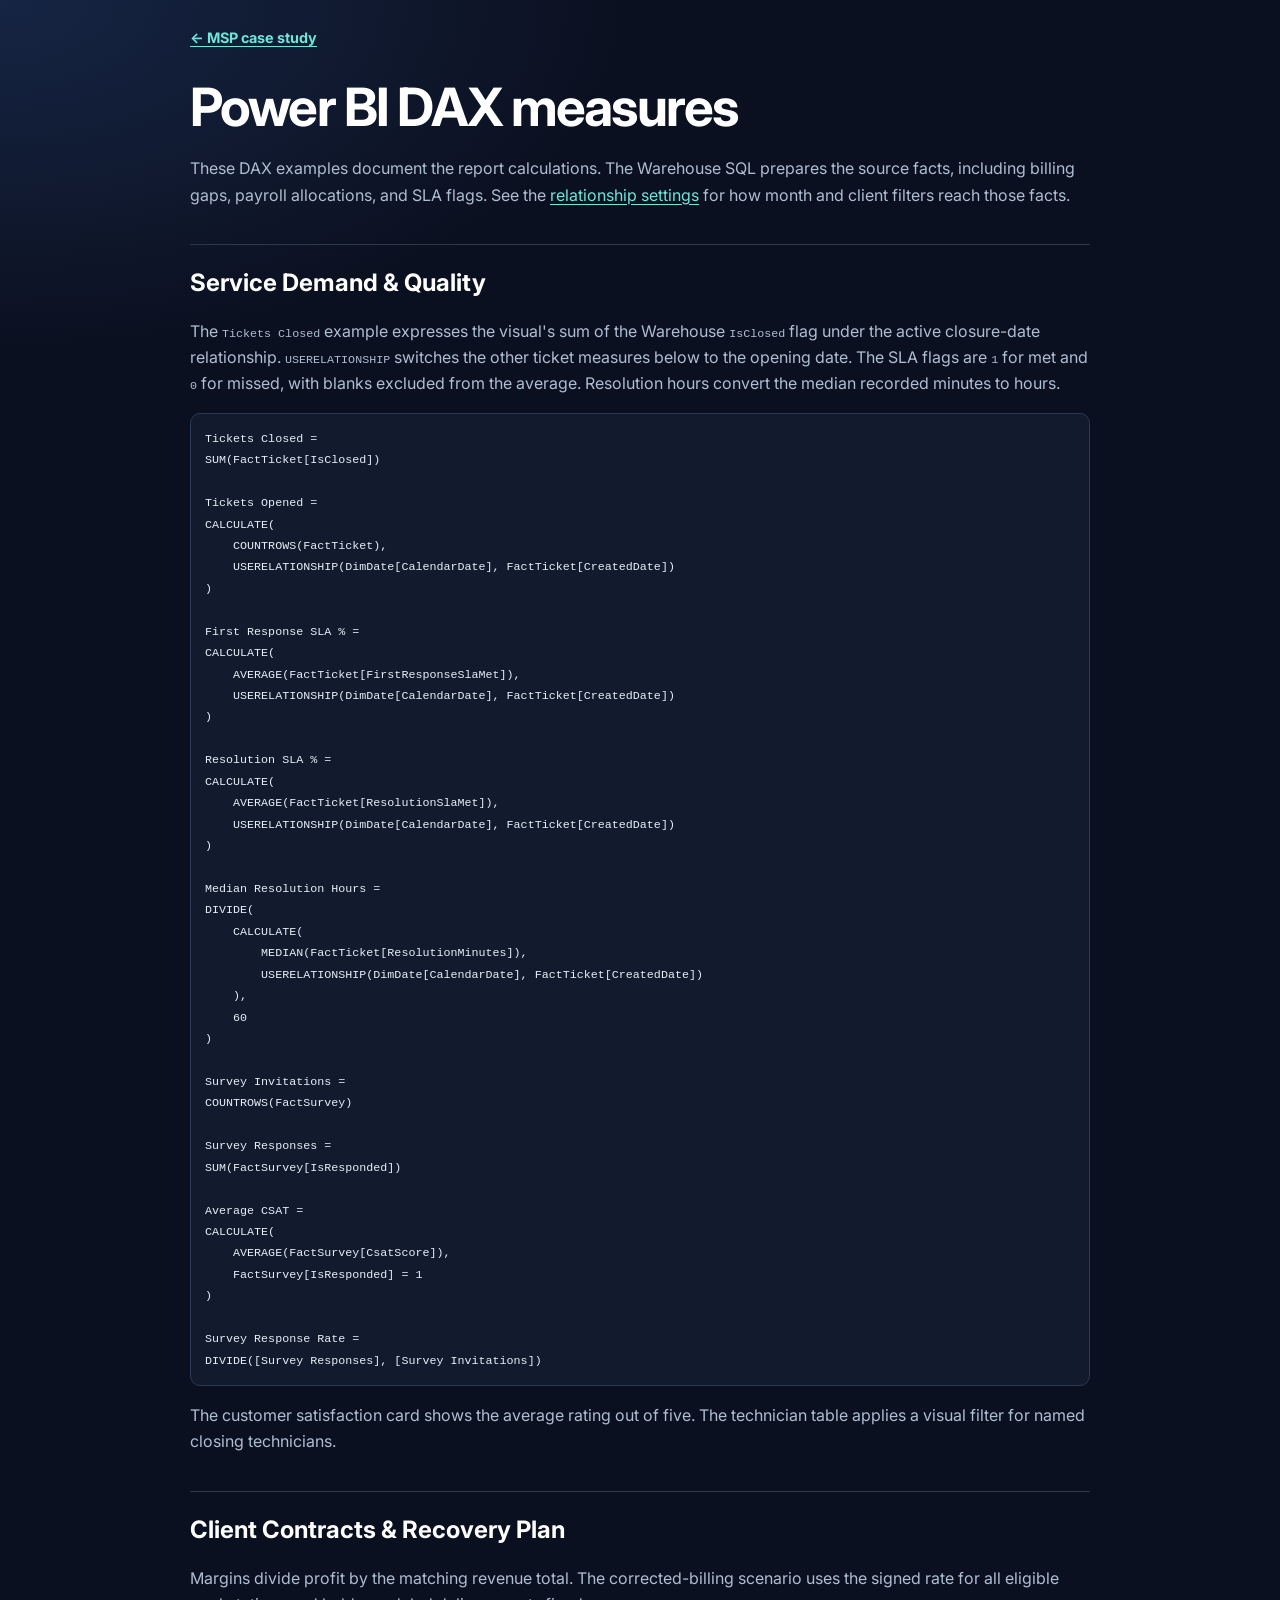
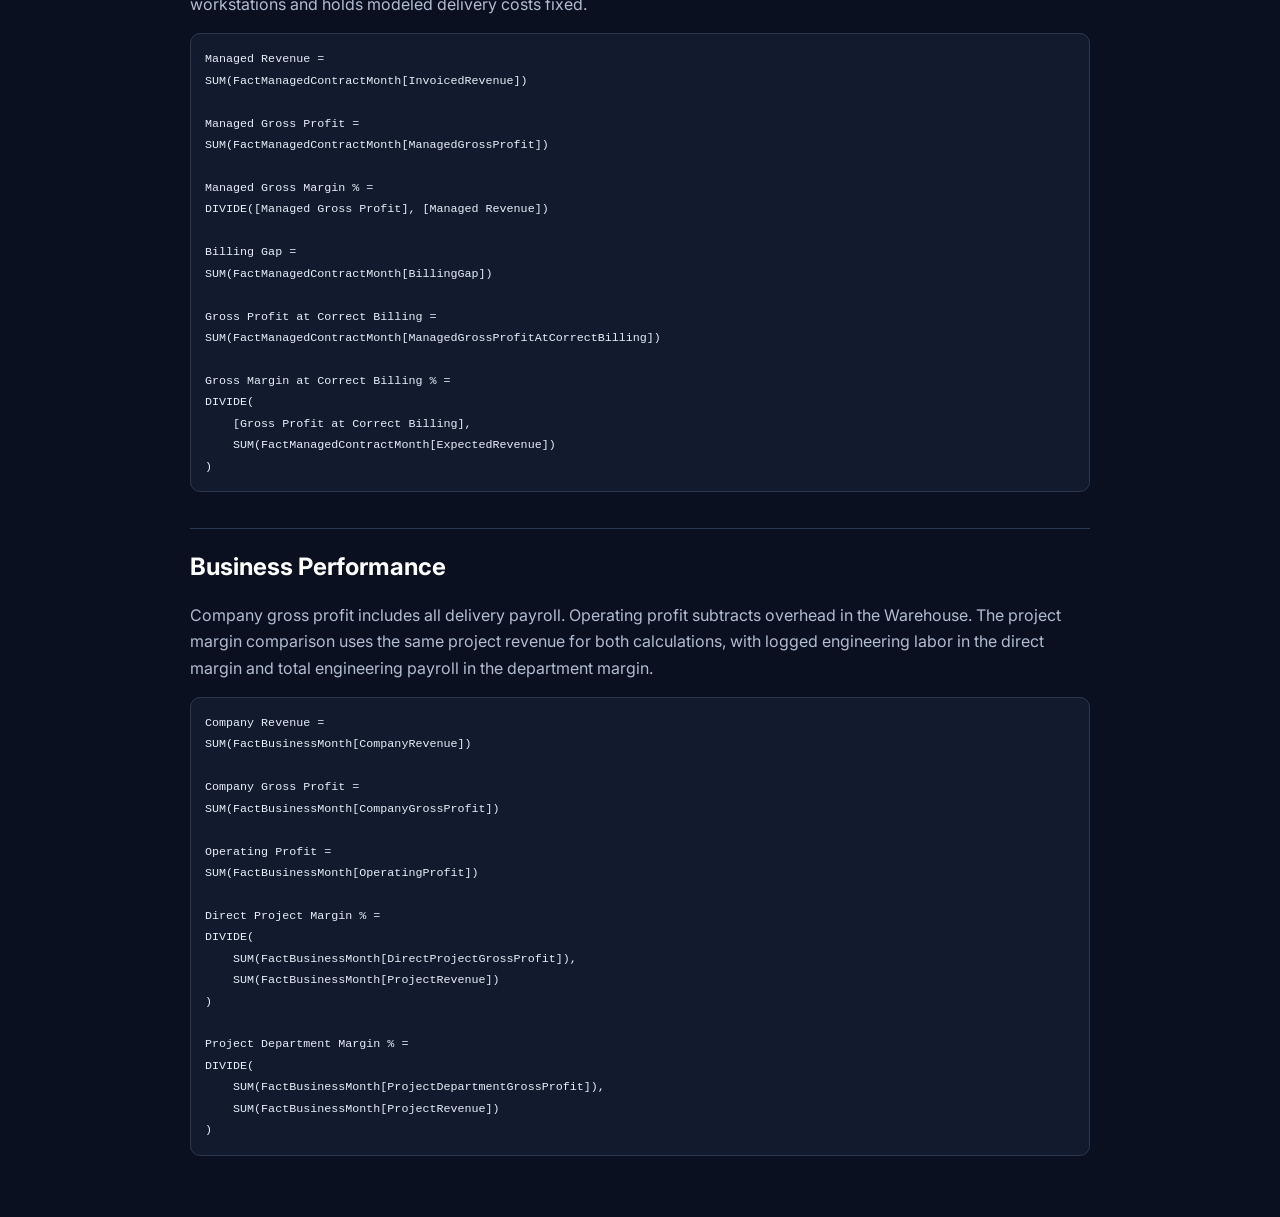
<file: projects/msp-operations/model/dax-measures.html>
<!DOCTYPE html>
<html lang="en">
<head>
  <meta charset="UTF-8">
  <meta name="viewport" content="width=device-width, initial-scale=1">
  <title>Power BI DAX measures | Adam Khemiri</title>
  <link rel="preconnect" href="https://fonts.googleapis.com">
  <link rel="preconnect" href="https://fonts.gstatic.com" crossorigin>
  <link href="https://fonts.googleapis.com/css2?family=Inter:wght@400;500;600;700;800&display=swap" rel="stylesheet">
  <link rel="stylesheet" href="../case-study.css">
</head>
<body>
  <nav aria-label="Portfolio">
    <a href="../index.html">← MSP case study</a>
  </nav>
  <main>
<h1>Power BI DAX measures</h1>
<p>These DAX examples document the report calculations. The Warehouse SQL prepares the source facts, including billing gaps, payroll allocations, and SLA flags. See the <a href="relationships.html">relationship settings</a> for how month and client filters reach those facts.</p>
<h2>Service Demand &amp; Quality</h2>
<p>The <code>Tickets Closed</code> example expresses the visual&#39;s sum of the Warehouse <code>IsClosed</code> flag under the active closure-date relationship. <code>USERELATIONSHIP</code> switches the other ticket measures below to the opening date. The SLA flags are <code>1</code> for met and <code>0</code> for missed, with blanks excluded from the average. Resolution hours convert the median recorded minutes to hours.</p>
<pre><code class="language-dax">Tickets Closed =
SUM(FactTicket[IsClosed])

Tickets Opened =
CALCULATE(
    COUNTROWS(FactTicket),
    USERELATIONSHIP(DimDate[CalendarDate], FactTicket[CreatedDate])
)

First Response SLA % =
CALCULATE(
    AVERAGE(FactTicket[FirstResponseSlaMet]),
    USERELATIONSHIP(DimDate[CalendarDate], FactTicket[CreatedDate])
)

Resolution SLA % =
CALCULATE(
    AVERAGE(FactTicket[ResolutionSlaMet]),
    USERELATIONSHIP(DimDate[CalendarDate], FactTicket[CreatedDate])
)

Median Resolution Hours =
DIVIDE(
    CALCULATE(
        MEDIAN(FactTicket[ResolutionMinutes]),
        USERELATIONSHIP(DimDate[CalendarDate], FactTicket[CreatedDate])
    ),
    60
)

Survey Invitations =
COUNTROWS(FactSurvey)

Survey Responses =
SUM(FactSurvey[IsResponded])

Average CSAT =
CALCULATE(
    AVERAGE(FactSurvey[CsatScore]),
    FactSurvey[IsResponded] = 1
)

Survey Response Rate =
DIVIDE([Survey Responses], [Survey Invitations])
</code></pre>
<p>The customer satisfaction card shows the average rating out of five. The technician table applies a visual filter for named closing technicians.</p>
<h2>Client Contracts &amp; Recovery Plan</h2>
<p>Margins divide profit by the matching revenue total. The corrected-billing scenario uses the signed rate for all eligible workstations and holds modeled delivery costs fixed.</p>
<pre><code class="language-dax">Managed Revenue =
SUM(FactManagedContractMonth[InvoicedRevenue])

Managed Gross Profit =
SUM(FactManagedContractMonth[ManagedGrossProfit])

Managed Gross Margin % =
DIVIDE([Managed Gross Profit], [Managed Revenue])

Billing Gap =
SUM(FactManagedContractMonth[BillingGap])

Gross Profit at Correct Billing =
SUM(FactManagedContractMonth[ManagedGrossProfitAtCorrectBilling])

Gross Margin at Correct Billing % =
DIVIDE(
    [Gross Profit at Correct Billing],
    SUM(FactManagedContractMonth[ExpectedRevenue])
)
</code></pre>
<h2>Business Performance</h2>
<p>Company gross profit includes all delivery payroll. Operating profit subtracts overhead in the Warehouse. The project margin comparison uses the same project revenue for both calculations, with logged engineering labor in the direct margin and total engineering payroll in the department margin.</p>
<pre><code class="language-dax">Company Revenue =
SUM(FactBusinessMonth[CompanyRevenue])

Company Gross Profit =
SUM(FactBusinessMonth[CompanyGrossProfit])

Operating Profit =
SUM(FactBusinessMonth[OperatingProfit])

Direct Project Margin % =
DIVIDE(
    SUM(FactBusinessMonth[DirectProjectGrossProfit]),
    SUM(FactBusinessMonth[ProjectRevenue])
)

Project Department Margin % =
DIVIDE(
    SUM(FactBusinessMonth[ProjectDepartmentGrossProfit]),
    SUM(FactBusinessMonth[ProjectRevenue])
)
</code></pre>
  </main>
</body>
</html>
</file>
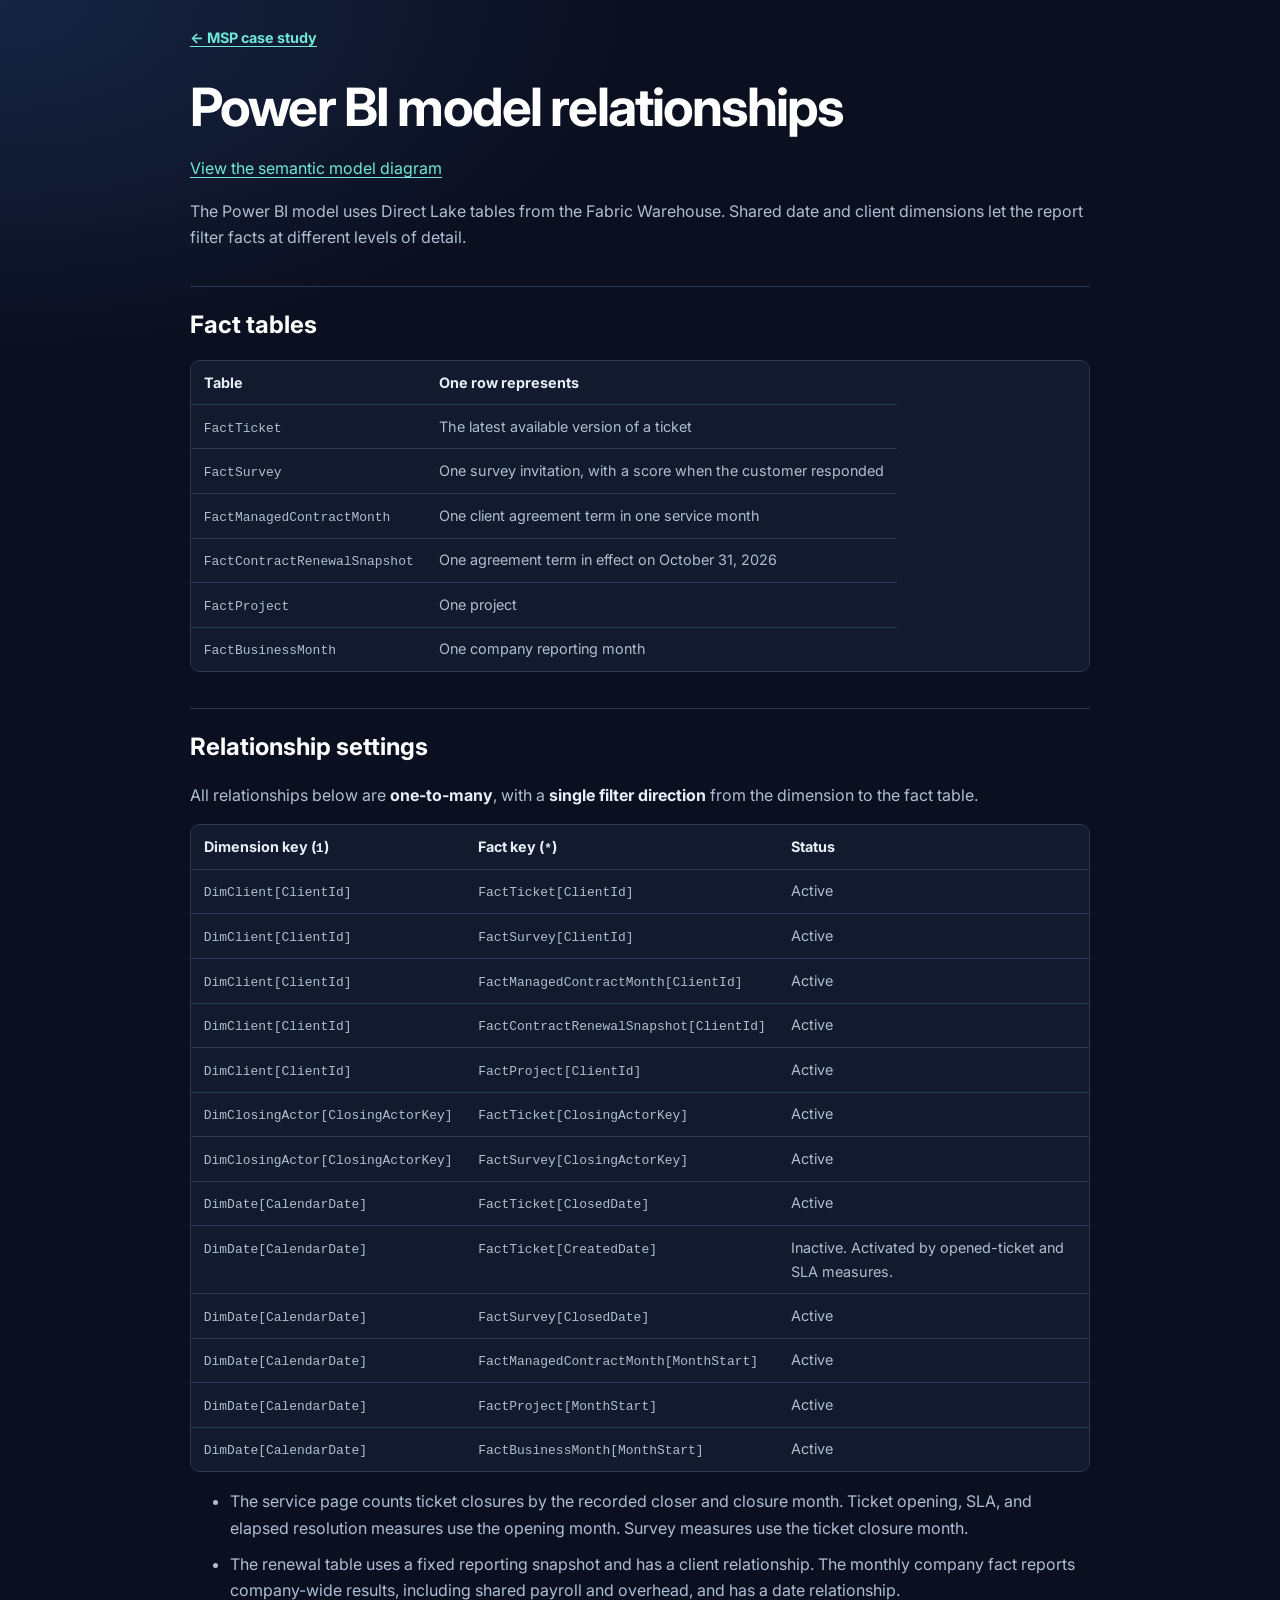
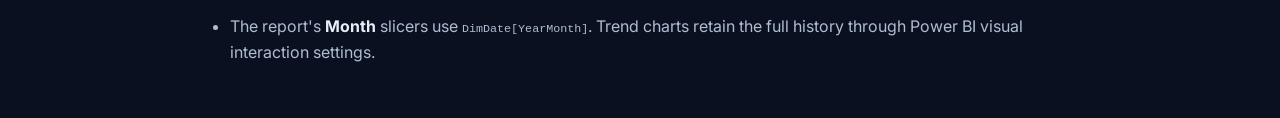
<file: projects/msp-operations/model/relationships.html>
<!DOCTYPE html>
<html lang="en">
<head>
  <meta charset="UTF-8">
  <meta name="viewport" content="width=device-width, initial-scale=1">
  <title>Power BI model relationships | Adam Khemiri</title>
  <link rel="preconnect" href="https://fonts.googleapis.com">
  <link rel="preconnect" href="https://fonts.gstatic.com" crossorigin>
  <link href="https://fonts.googleapis.com/css2?family=Inter:wght@400;500;600;700;800&display=swap" rel="stylesheet">
  <link rel="stylesheet" href="../case-study.css">
</head>
<body>
  <nav aria-label="Portfolio">
    <a href="../index.html">← MSP case study</a>
  </nav>
  <main>
<h1>Power BI model relationships</h1>
<p><a href="semantic-model.png">View the semantic model diagram</a></p>
<p>The Power BI model uses Direct Lake tables from the Fabric Warehouse. Shared date and client dimensions let the report filter facts at different levels of detail.</p>
<h2>Fact tables</h2>
<table>
<thead>
<tr>
<th>Table</th>
<th>One row represents</th>
</tr>
</thead>
<tbody><tr>
<td><code>FactTicket</code></td>
<td>The latest available version of a ticket</td>
</tr>
<tr>
<td><code>FactSurvey</code></td>
<td>One survey invitation, with a score when the customer responded</td>
</tr>
<tr>
<td><code>FactManagedContractMonth</code></td>
<td>One client agreement term in one service month</td>
</tr>
<tr>
<td><code>FactContractRenewalSnapshot</code></td>
<td>One agreement term in effect on October 31, 2026</td>
</tr>
<tr>
<td><code>FactProject</code></td>
<td>One project</td>
</tr>
<tr>
<td><code>FactBusinessMonth</code></td>
<td>One company reporting month</td>
</tr>
</tbody></table>
<h2>Relationship settings</h2>
<p>All relationships below are <strong>one-to-many</strong>, with a <strong>single filter direction</strong> from the dimension to the fact table.</p>
<table>
<thead>
<tr>
<th>Dimension key (<code>1</code>)</th>
<th>Fact key (<code>*</code>)</th>
<th>Status</th>
</tr>
</thead>
<tbody><tr>
<td><code>DimClient[ClientId]</code></td>
<td><code>FactTicket[ClientId]</code></td>
<td>Active</td>
</tr>
<tr>
<td><code>DimClient[ClientId]</code></td>
<td><code>FactSurvey[ClientId]</code></td>
<td>Active</td>
</tr>
<tr>
<td><code>DimClient[ClientId]</code></td>
<td><code>FactManagedContractMonth[ClientId]</code></td>
<td>Active</td>
</tr>
<tr>
<td><code>DimClient[ClientId]</code></td>
<td><code>FactContractRenewalSnapshot[ClientId]</code></td>
<td>Active</td>
</tr>
<tr>
<td><code>DimClient[ClientId]</code></td>
<td><code>FactProject[ClientId]</code></td>
<td>Active</td>
</tr>
<tr>
<td><code>DimClosingActor[ClosingActorKey]</code></td>
<td><code>FactTicket[ClosingActorKey]</code></td>
<td>Active</td>
</tr>
<tr>
<td><code>DimClosingActor[ClosingActorKey]</code></td>
<td><code>FactSurvey[ClosingActorKey]</code></td>
<td>Active</td>
</tr>
<tr>
<td><code>DimDate[CalendarDate]</code></td>
<td><code>FactTicket[ClosedDate]</code></td>
<td>Active</td>
</tr>
<tr>
<td><code>DimDate[CalendarDate]</code></td>
<td><code>FactTicket[CreatedDate]</code></td>
<td>Inactive. Activated by opened-ticket and SLA measures.</td>
</tr>
<tr>
<td><code>DimDate[CalendarDate]</code></td>
<td><code>FactSurvey[ClosedDate]</code></td>
<td>Active</td>
</tr>
<tr>
<td><code>DimDate[CalendarDate]</code></td>
<td><code>FactManagedContractMonth[MonthStart]</code></td>
<td>Active</td>
</tr>
<tr>
<td><code>DimDate[CalendarDate]</code></td>
<td><code>FactProject[MonthStart]</code></td>
<td>Active</td>
</tr>
<tr>
<td><code>DimDate[CalendarDate]</code></td>
<td><code>FactBusinessMonth[MonthStart]</code></td>
<td>Active</td>
</tr>
</tbody></table>
<ul>
<li>The service page counts ticket closures by the recorded closer and closure month. Ticket opening, SLA, and elapsed resolution measures use the opening month. Survey measures use the ticket closure month.</li>
<li>The renewal table uses a fixed reporting snapshot and has a client relationship. The monthly company fact reports company-wide results, including shared payroll and overhead, and has a date relationship.</li>
<li>The report&#39;s <strong>Month</strong> slicers use <code>DimDate[YearMonth]</code>. Trend charts retain the full history through Power BI visual interaction settings.</li>
</ul>
  </main>
</body>
</html>
</file>
<file: projects/msp-operations/case-study.css>
:root {
  color-scheme: dark;
  --background: #0b1020;
  --surface: #111b2d;
  --text: #e8eef8;
  --muted: #afbdd1;
  --border: #293952;
  --accent: #6ee7d8;
}

body {
  width: min(900px, calc(100% - 36px));
  margin: 0 auto;
  background: radial-gradient(900px 500px at 0 0, #162544 0, transparent 70%), var(--background);
  color: var(--text);
  font-family: Inter, system-ui, -apple-system, "Segoe UI", sans-serif;
  line-height: 1.65;
}

nav {
  padding: 26px 0;
  font-size: .9rem;
  font-weight: 700;
}

main { padding-bottom: 48px; }

h1, h2, h3 {
  color: #fff;
  line-height: 1.2;
}

h1 {
  margin: 0 0 16px;
  font-size: clamp(2rem, 5vw, 3.3rem);
  letter-spacing: -.035em;
}

h2 {
  margin-top: 36px;
  padding-top: 24px;
  border-top: 1px solid var(--border);
}

h3 { margin-top: 28px; }

a {
  color: var(--accent);
  text-underline-offset: 3px;
  overflow-wrap: anywhere;
}

a:focus-visible {
  outline: 2px solid var(--accent);
  outline-offset: 4px;
}

p, li, td { color: var(--muted); }
strong { color: var(--text); }
li + li { margin-top: .6rem; }

img {
  display: block;
  max-width: 100%;
  height: auto;
  border-radius: 10px;
}

table, pre {
  display: block;
  overflow-x: auto;
  background: var(--surface);
  border: 1px solid var(--border);
  border-radius: 10px;
}

table { border-spacing: 0; }

th, td {
  padding: .6rem .8rem;
  border-bottom: 1px solid var(--border);
  text-align: left;
  vertical-align: top;
  font-size: .9rem;
}

tr:last-child td { border-bottom: 0; }
code { font-size: .9em; }
pre { padding: 14px; }
</file>
